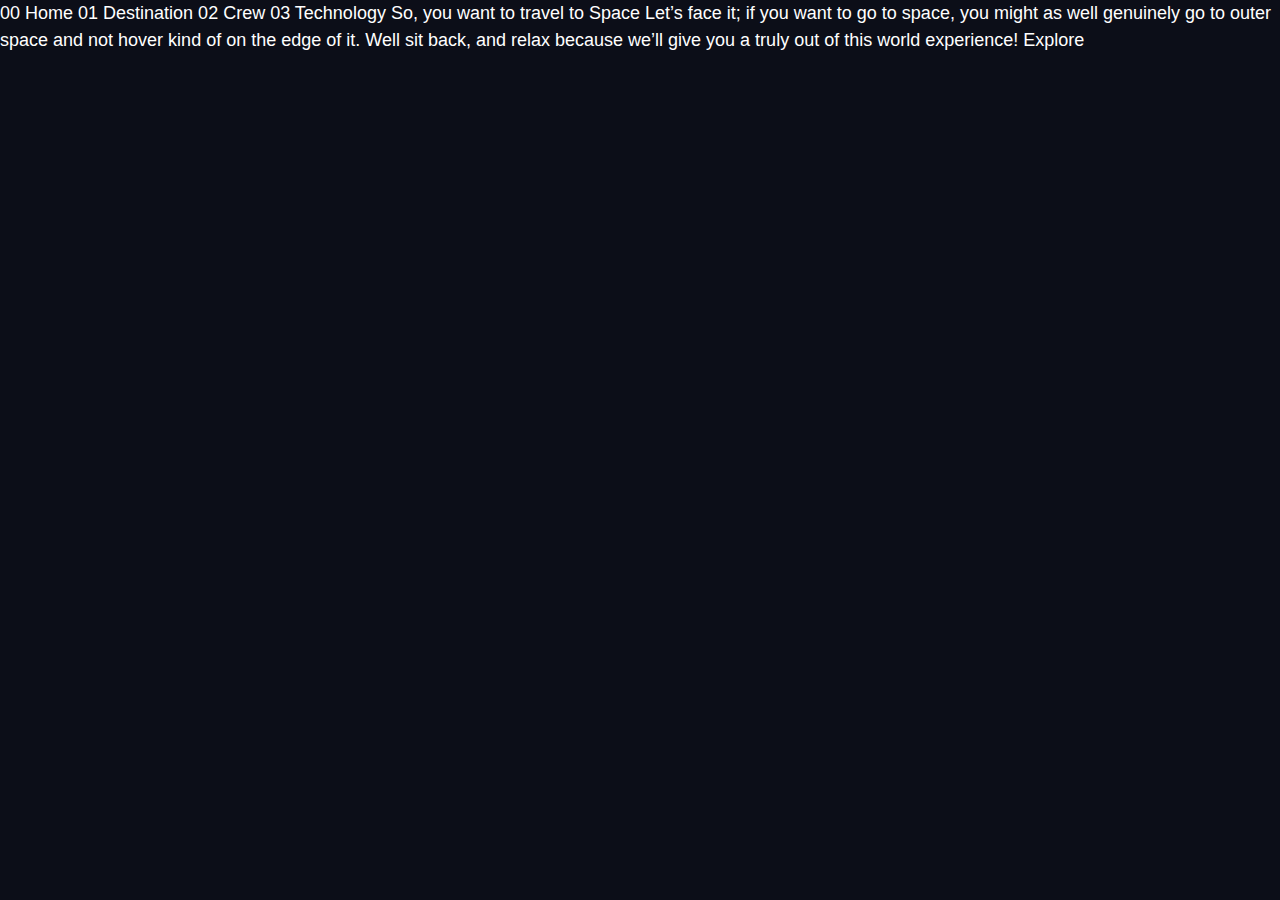
<file: index.html>
<!DOCTYPE html>
<html lang="en">
<head>
  <meta charset="UTF-8">
  <meta name="viewport" content="width=device-width, initial-scale=1.0">
  <link rel="icon" type="image/png" sizes="32x32" href="./assets/favicon-32x32.png">

  <title>Frontend Mentor | Space tourism website</title>

  <link rel="stylesheet" href="styles/index.css">
</head>
<body>

  00 Home
  01 Destination
  02 Crew
  03 Technology

  So, you want to travel to
  Space
  Let’s face it; if you want to go to space, you might as well genuinely go to
  outer space and not hover kind of on the edge of it. Well sit back, and relax
  because we’ll give you a truly out of this world experience!

  Explore

</body>
</html>
</file>
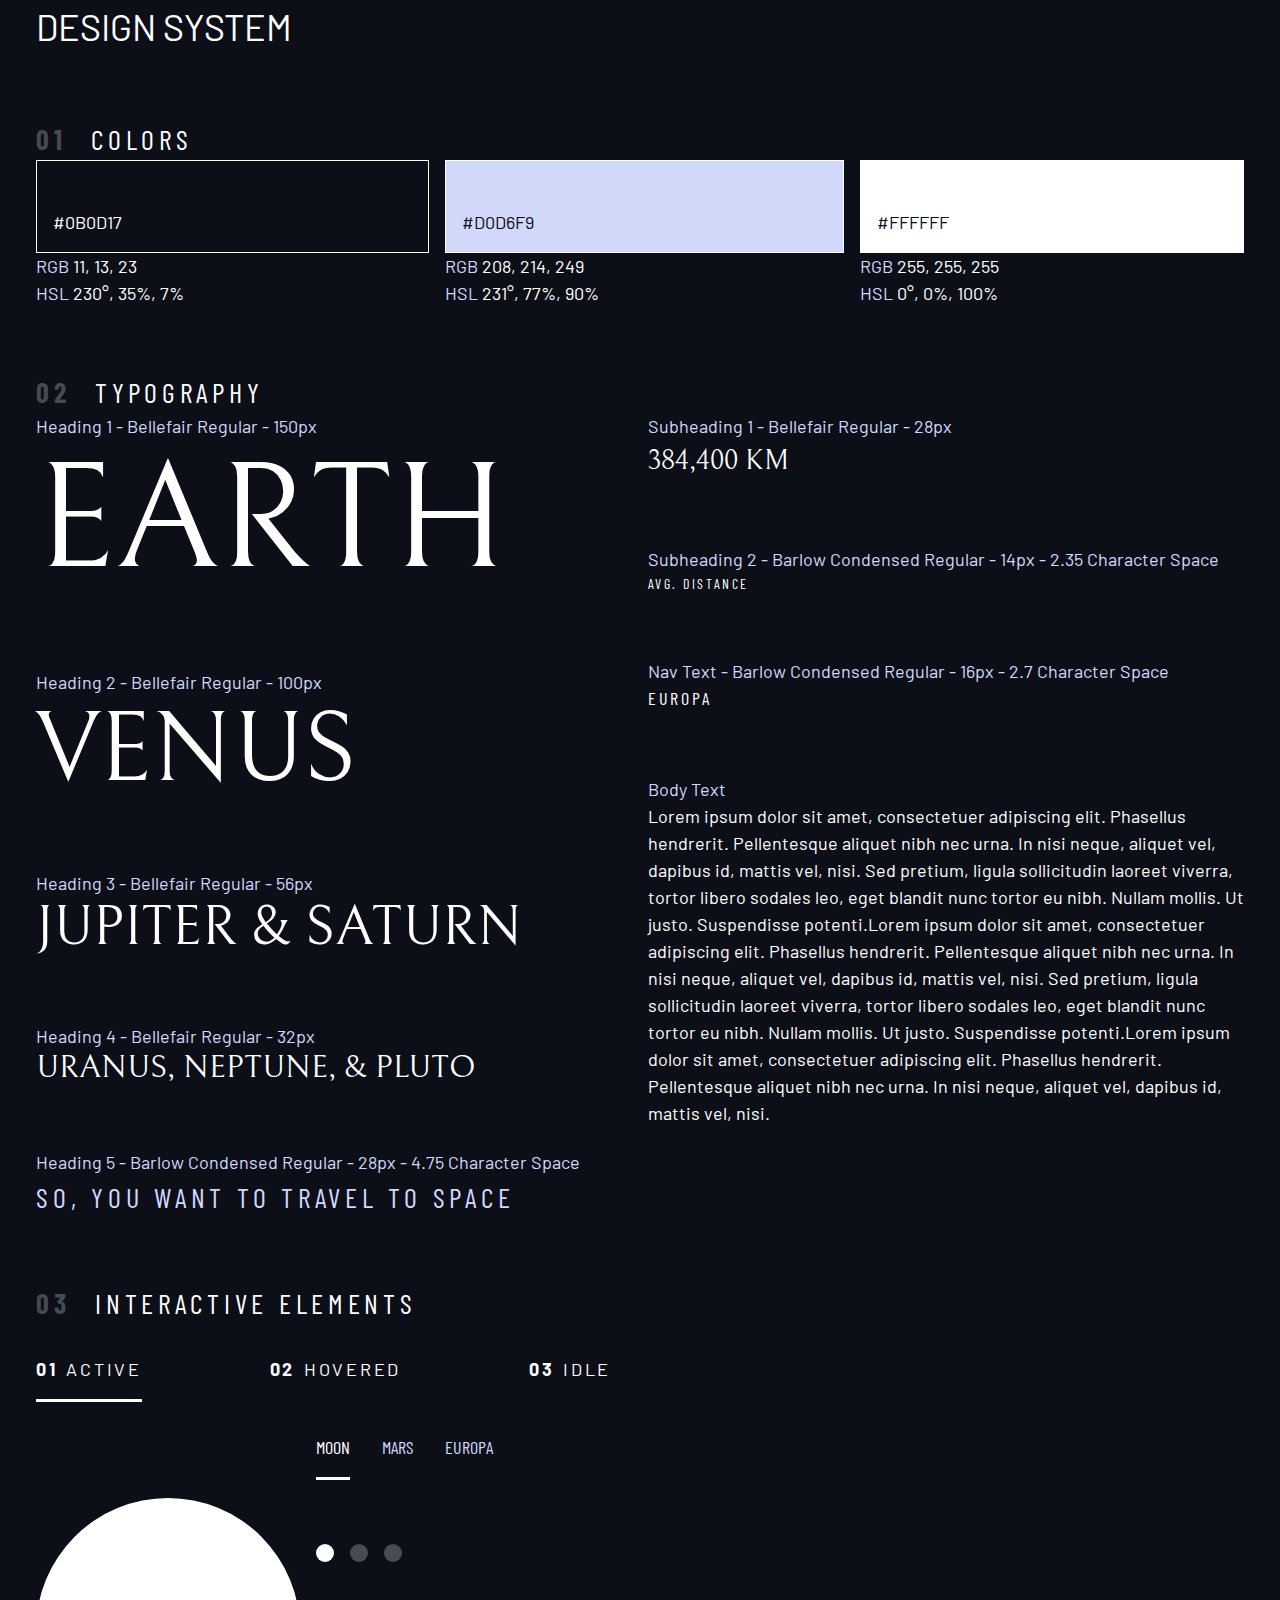
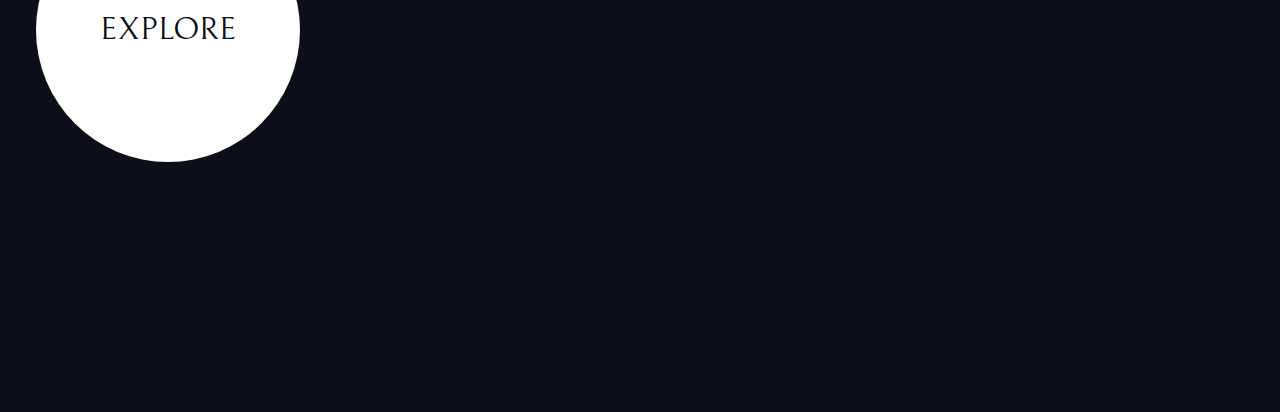
<file: design-system.html>
<!DOCTYPE html>
<html lang="en">
<head>
  <meta charset="UTF-8">
  <meta name="viewport" content="width=device-width, initial-scale=1.0">
  <link rel="icon" type="image/png" sizes="32x32" href="./assets/favicon-32x32.png">

  <title>Design System</title>

  <!-- Google fonts -->
  <link rel="preconnect" href="https://fonts.googleapis.com">
  <link rel="preconnect" href="https://fonts.gstatic.com" crossorigin>
  <link href="https://fonts.googleapis.com/css2?family=Barlow+Condensed:wght@400;700&family=Bellefair&family=Barlow:wght@400;700&display=swap"
      rel="stylesheet">

  <link rel="stylesheet" href="styles/index.css">
</head>
<body>

  <div class="container">
    <h1 class="uppercase">Design System</h1>

    <section id="colors" style="margin: 4rem 0">
      <h2 class="numbered-title"><span>01</span> colors</h2>

      <div class="flex">
        <div style="flex-grow: 1;">
          <div class="bg-dark text-white" style="padding: 3rem 1rem 1rem; border: 1px solid white">
            #0B0D17
          </div>
          <p><span class="text-accent">RGB</span> 11, 13, 23</p>
          <p><span class="text-accent">HSL</span> 230°, 35%, 7%</p>
        </div>

        <div style="flex-grow: 1;">
          <div class="bg-accent text-dark" style="padding: 3rem 1rem 1rem; border: 1px solid white">
            #D0D6F9
          </div>
          <p><span class="text-accent">RGB</span> 208, 214, 249</p>
          <p><span class="text-accent">HSL</span> 231°, 77%, 90%</p>
        </div>

        <div style="flex-grow: 1;">
          <div class="bg-white text-dark" style="padding: 3rem 1rem 1rem; border: 1px solid white">
            #FFFFFF
          </div>
          <p><span class="text-accent">RGB</span> 255, 255, 255</p>
          <p><span class="text-accent">HSL</span> 0°, 0%, 100%</p>
        </div>
      </div>
    </section>

    <section id="typography"  style="margin: 4rem 0">
      <h2 class="numbered-title"><span>02 </span>Typography</h2>
      <div class="flex">
        <div class="flow" style="flex-basis: 100%; --flow-space: 4rem;">
          <div>
            <p class="text-accent">Heading 1 - Bellefair Regular - 150px</p>
            <p class="fs-900 ff-serif uppercase">Earth</p>
          </div>
          <div>
            <p class="text-accent">Heading 2 - Bellefair Regular - 100px</p>
            <p class="fs-800 ff-serif uppercase">Venus</p>
          </div>
          <div>
            <p class="text-accent">Heading 3 - Bellefair Regular - 56px</p>
            <p class="fs-700 ff-serif uppercase">Jupiter & Saturn</p>
          </div>
          <div>
            <p class="text-accent">Heading 4 - Bellefair Regular - 32px</p>
            <p class="fs-600 ff-serif uppercase">Uranus, Neptune, & Pluto</p>
          </div>
          <div>
            <p class="text-accent">Heading 5 - Barlow Condensed Regular - 28px - 4.75 Character Space</p>
            <p class="text-accent fs-500 ff-sans-cond uppercase letter-spacing-1">So, you want to travel to space</p>
          </div>
        </div>

        <div class="flow" style="flex-basis: 100%; --flow-space: 4rem;">
          <div>
            <p class="text-accent">Subheading 1 - Bellefair Regular - 28px</p>
            <p class="fs-500 ff-serif uppercase">384,400 km</p>
          </div>
          <div>
            <p class="text-accent">Subheading 2 - Barlow Condensed Regular - 14px - 2.35 Character Space</p>
            <p class="fs-200 ff-sans-cond uppercase letter-spacing-3">Avg. Distance</p>
          </div>
          <div>
            <p class="text-accent">Nav Text - Barlow Condensed Regular - 16px - 2.7 Character Space</p>
            <p class="fs-400 ff-sans-cond uppercase letter-spacing-2">Europa</p>
          </div>
          <div>
            <p class="text-accent">Body Text</p>
            <p>Lorem ipsum dolor sit amet, consectetuer adipiscing elit. Phasellus hendrerit. Pellentesque aliquet nibh nec urna. In nisi neque, aliquet vel, dapibus id, mattis vel, nisi. Sed pretium, ligula sollicitudin laoreet viverra, tortor libero sodales leo, eget blandit nunc tortor eu nibh. Nullam mollis. Ut justo. Suspendisse potenti.Lorem ipsum dolor sit amet, consectetuer adipiscing elit. Phasellus hendrerit. Pellentesque aliquet nibh nec urna. In nisi neque, aliquet vel, dapibus id, mattis vel, nisi. Sed pretium, ligula sollicitudin laoreet viverra, tortor libero sodales leo, eget blandit nunc tortor eu nibh. Nullam mollis. Ut justo. Suspendisse potenti.Lorem ipsum dolor sit amet, consectetuer adipiscing elit. Phasellus hendrerit. Pellentesque aliquet nibh nec urna. In nisi neque, aliquet vel, dapibus id, mattis vel, nisi. </p>
          </div>
        </div>
      </div>
    </section>

    <section class="flow" id="interactive-elements">
      <h2 class="numbered-title"><span>03</span> Interactive elements</h2>

      <!-- Navigation -->
      <div>
        <nav>
          <ul class="primary-navigation underline-indicators flex">
            <li class="active">
              <a class="uppercase text-white letter-spacing-2" href="#">
                <span>01</span>Active
              </a>
            </li>
            <li>
              <a class="uppercase text-white letter-spacing-2" href="#">
                <span>02</span>Hovered
              </a>
            </li>
            <li>
              <a class="uppercase text-white letter-spacing-2" href="#">
                <span>03</span>Idle
              </a>
            </li>
          </ul>
        </nav>
      </div>

      <div class="flex">
        <div style="margin-top: 5rem">
          <a href="#" class="large-button uppercase ff-serif fs-600 text-dark bg-white">Explore</a>
        </div>

        <div class="flow" style="margin-bottom: 50vh; --flow-space: 4rem;">
          <!-- Tabs -->
          <div class="tab-list underline-indicators flex">
            <button aria-selected="true" class="uppercase ff-sans-cond text-accent bg-dark letter-spacing">Moon</button>
            <button aria-selected="false" class="uppercase ff-sans-cond text-accent bg-dark letter-spacing">Mars</button>
            <button aria-selected="false" class="uppercase ff-sans-cond text-accent bg-dark letter-spacing">Europa</button>
          </div>

          <!-- Dots -->
          <div class="dot-indicators flex">
            <button aria-selected="true"><span class="sr-only">Slide title</span></button>
            <button aria-selected="false"><span class="sr-only">Slide title</span></button>
            <button aria-selected="false"><span class="sr-only">Slide title</span></button>
          </div>

          <!-- Numbers -->

        </div>
      </div>
    </section>
  </div>

</body>
</html>
</file>
<file: styles/index.css>
@import "_variables.css";
@import "_base.css";
@import "_utilities.css";
@import "_colors.css";
@import "_typography.css";
@import "components/_buttons.css";
@import "components/_navigations.css";
</file>
